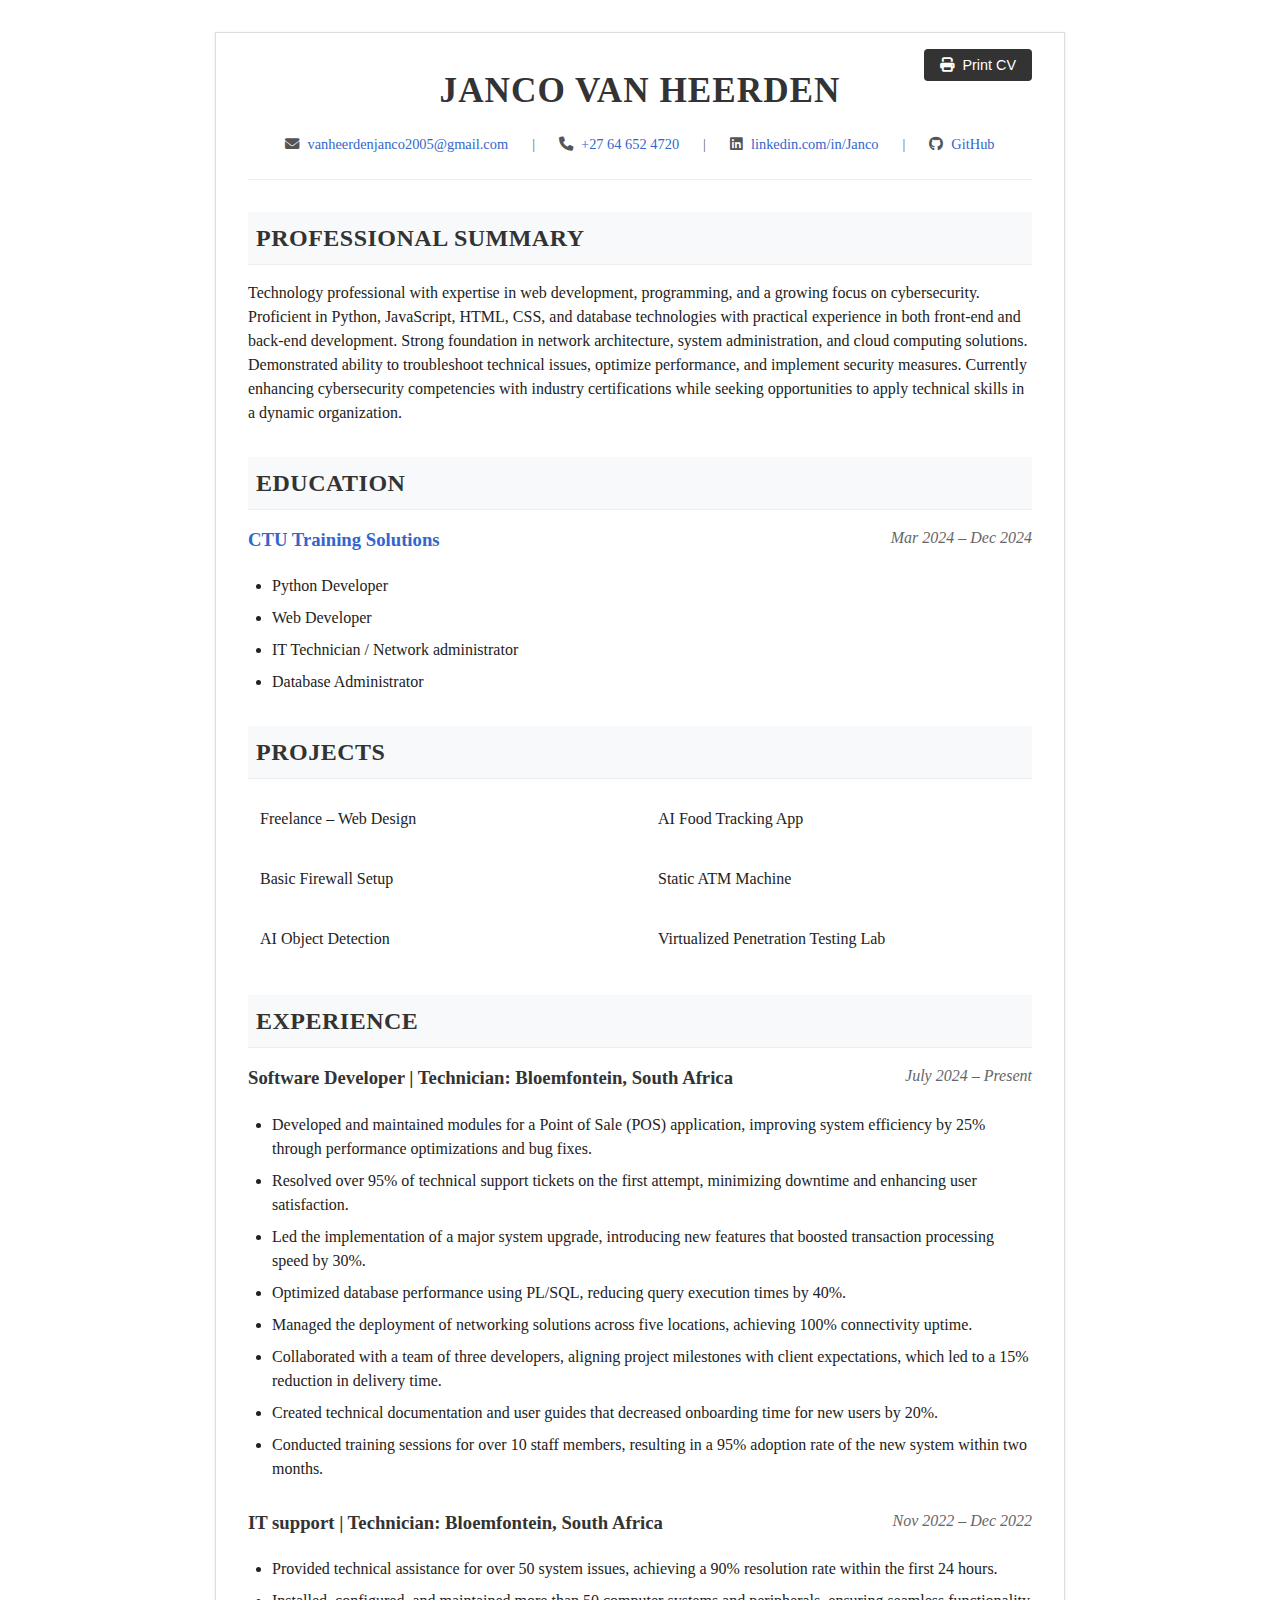
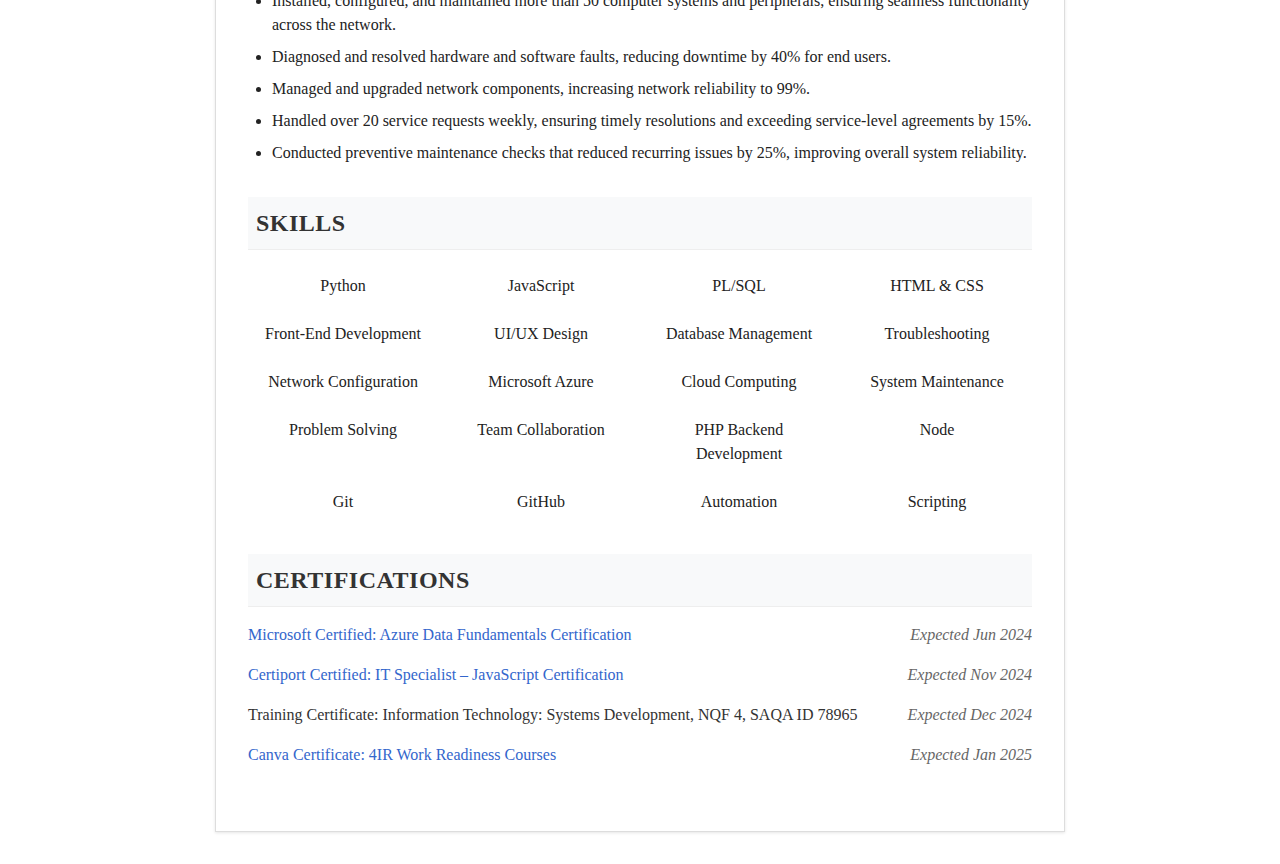
<file: index.html>
<!DOCTYPE html>
<html lang="en">
<head>
    <meta charset="UTF-8">
    <meta name="viewport" content="width=device-width, initial-scale=1.0">
    <title>Janco van Heerden - Curriculum Vitae</title>
    <link rel="stylesheet" href="styles.css">
    <link rel="stylesheet" href="https://cdnjs.cloudflare.com/ajax/libs/font-awesome/6.4.0/css/all.min.css">
    <script>
        function printCV() {
            window.print();
        }
    </script>
</head>
<body>
    <div class="container">
        <div class="print-button">
            <button onclick="printCV()"><i class="fas fa-print"></i> Print CV</button>
        </div>
        <header>
            <div class="profile">
                <h1>Janco van Heerden</h1>
                <div class="contact-info">
                    <p><i class="fas fa-envelope"></i> <a href="mailto:vanheerdenjanco2005@gmail.com">vanheerdenjanco2005@gmail.com</a></p>
                    <span class="separator">|</span>
                    <p><i class="fas fa-phone"></i> <a href="tel:+27646524720">+27 64 652 4720</a></p>
                    <span class="separator">|</span>
                    <p><i class="fab fa-linkedin"></i> <a href="https://www.linkedin.com/in/janco-van-heerden/" target="_blank">linkedin.com/in/Janco</a></p>
                    <span class="separator">|</span>
                    <p><i class="fab fa-github"></i> <a href="https://github.com/Voltexs" target="_blank">GitHub</a></p>
                </div>
            </div>
        </header>

        <section class="section">
            <h2>Professional Summary</h2>
            <p>
                Technology professional with expertise in web development, programming, and a growing focus on cybersecurity. 
                Proficient in Python, JavaScript, HTML, CSS, and database technologies with practical experience in both 
                front-end and back-end development. Strong foundation in network architecture, system administration, and 
                cloud computing solutions. Demonstrated ability to troubleshoot technical issues, optimize performance, and 
                implement security measures. Currently enhancing cybersecurity competencies with industry certifications 
                while seeking opportunities to apply technical skills in a dynamic organization.
            </p>
        </section>

        <section class="section">
            <h2>Education</h2>
            <div class="education-item">
                <div class="edu-header">
                    <h3><a href="https://ctutraining.ac.za/" target="_blank">CTU Training Solutions</a></h3>
                    <p class="date">Mar 2024 – Dec 2024</p>
                </div>
                <ul>
                    <li>Python Developer</li>
                    <li>Web Developer</li>
                    <li>IT Technician / Network administrator</li>
                    <li>Database Administrator</li>
                </ul>
            </div>
        </section>

        <section class="section">
            <h2>Projects</h2>
            <div class="projects-grid">
                <div class="project">Freelance – Web Design</div>
                <div class="project">AI Food Tracking App</div>
                <div class="project">Basic Firewall Setup</div>
                <div class="project">Static ATM Machine</div>
                <div class="project">AI Object Detection</div>
                <div class="project">Virtualized Penetration Testing Lab</div>
            </div>
        </section>

        <section class="section">
            <h2>Experience</h2>
            <div class="experience-item">
                <div class="exp-header">
                    <h3>Software Developer | Technician: Bloemfontein, South Africa</h3>
                    <p class="date">July 2024 – Present</p>
                </div>
                <ul>
                    <li>Developed and maintained modules for a Point of Sale (POS) application, improving system efficiency by 25% through performance optimizations and bug fixes.</li>
                    <li>Resolved over 95% of technical support tickets on the first attempt, minimizing downtime and enhancing user satisfaction.</li>
                    <li>Led the implementation of a major system upgrade, introducing new features that boosted transaction processing speed by 30%.</li>
                    <li>Optimized database performance using PL/SQL, reducing query execution times by 40%.</li>
                    <li>Managed the deployment of networking solutions across five locations, achieving 100% connectivity uptime.</li>
                    <li>Collaborated with a team of three developers, aligning project milestones with client expectations, which led to a 15% reduction in delivery time.</li>
                    <li>Created technical documentation and user guides that decreased onboarding time for new users by 20%.</li>
                    <li>Conducted training sessions for over 10 staff members, resulting in a 95% adoption rate of the new system within two months.</li>
                </ul>
            </div>

            <div class="experience-item">
                <div class="exp-header">
                    <h3>IT support | Technician: Bloemfontein, South Africa</h3>
                    <p class="date">Nov 2022 – Dec 2022</p>
                </div>
                <ul>
                    <li>Provided technical assistance for over 50 system issues, achieving a 90% resolution rate within the first 24 hours.</li>
                    <li>Installed, configured, and maintained more than 50 computer systems and peripherals, ensuring seamless functionality across the network.</li>
                    <li>Diagnosed and resolved hardware and software faults, reducing downtime by 40% for end users.</li>
                    <li>Managed and upgraded network components, increasing network reliability to 99%.</li>
                    <li>Handled over 20 service requests weekly, ensuring timely resolutions and exceeding service-level agreements by 15%.</li>
                    <li>Conducted preventive maintenance checks that reduced recurring issues by 25%, improving overall system reliability.</li>
                </ul>
            </div>
        </section>

        <section class="section">
            <h2>Skills</h2>
            <div class="skills-grid">
                <div class="skill">Python</div>
                <div class="skill">JavaScript</div>
                <div class="skill">PL/SQL</div>
                <div class="skill">HTML & CSS</div>
                <div class="skill">Front-End Development</div>
                <div class="skill">UI/UX Design</div>
                <div class="skill">Database Management</div>
                <div class="skill">Troubleshooting</div>
                <div class="skill">Network Configuration</div>
                <div class="skill">Microsoft Azure</div>
                <div class="skill">Cloud Computing</div>
                <div class="skill">System Maintenance</div>
                <div class="skill">Problem Solving</div>
                <div class="skill">Team Collaboration</div>
                <div class="skill">PHP Backend Development</div>
                <div class="skill">Node</div>
                <div class="skill">Git</div>
                <div class="skill">GitHub</div>
                <div class="skill">Automation</div>
                <div class="skill">Scripting</div>
            </div>
        </section>

        <section class="section">
            <h2>Certifications</h2>
            <div class="certification-item">
                <h3><a href="https://learn.microsoft.com/en-za/users/janco-8370/achievements/pscju3f4?ref=https%3A%2F%2Fwww.linkedin.com%2F" target="_blank">Microsoft Certified: Azure Data Fundamentals Certification</a></h3>
                <p class="date">Expected Jun 2024</p>
            </div>
            <div class="certification-item">
                <h3><a href="https://www.credly.com/badges/58a58f37-3027-47ef-a09f-b342efb87ae5/linked_in_profile" target="_blank">Certiport Certified: IT Specialist – JavaScript Certification</a></h3>
                <p class="date">Expected Nov 2024</p>
            </div>
            <div class="certification-item">
                <h3>Training Certificate: Information Technology: Systems Development, NQF 4, SAQA ID 78965</h3>
                <p class="date">Expected Dec 2024</p>
            </div>
            <div class="certification-item">
                <h3><a href="./4IR_Work_Readiness_Certificate.pdf" target="_blank">Canva Certificate: 4IR Work Readiness Courses</a></h3>
                <p class="date">Expected Jan 2025</p>
            </div>
        </section>
    </div>
</body>
</html>
</file>
<file: styles.css>
/* General Styles */
:root {
    --primary-color: #333333;
    --secondary-color: #555555;
    --accent-color: #777777;
    --text-color: #222222;
    --light-gray: #eeeeee;
    --dark-gray: #666666;
    --white: #ffffff;
    --link-color: #3366cc;
    --header-bg: #f8f9fa;
}

* {
    margin: 0;
    padding: 0;
    box-sizing: border-box;
}

body {
    font-family: 'Times New Roman', Times, serif;
    line-height: 1.5;
    color: var(--text-color);
    background-color: var(--white);
}

.container {
    max-width: 850px;
    margin: 2rem auto;
    padding: 2rem;
    background-color: var(--white);
    box-shadow: 0 1px 3px rgba(0, 0, 0, 0.1);
    border: 1px solid #ddd;
    position: relative;
}

h1, h2, h3 {
    color: var(--primary-color);
    margin-bottom: 0.75rem;
    font-weight: bold;
}

a {
    color: var(--link-color);
    text-decoration: none;
}

a:hover {
    text-decoration: underline;
}

ul {
    list-style-type: disc;
    margin-left: 1.5rem;
}

li {
    margin-bottom: 0.5rem;
}

/* Print Button */
.print-button {
    position: absolute;
    top: 1rem;
    right: 2rem;
    z-index: 100;
}

.print-button button {
    background-color: var(--primary-color);
    color: var(--white);
    border: none;
    padding: 0.5rem 1rem;
    border-radius: 4px;
    cursor: pointer;
    font-size: 0.9rem;
    display: flex;
    align-items: center;
    gap: 0.5rem;
    transition: background-color 0.3s;
}

.print-button button:hover {
    background-color: var(--secondary-color);
}

/* Header Styles */
header {
    border-bottom: 1px solid var(--light-gray);
    padding-bottom: 1.5rem;
    margin-bottom: 2rem;
}

.profile h1 {
    font-size: 2.2rem;
    color: var(--primary-color);
    text-align: center;
    text-transform: uppercase;
    letter-spacing: 1px;
}

.contact-info {
    display: flex;
    flex-wrap: wrap;
    justify-content: center;
    margin-top: 1rem;
    font-size: 0.9rem;
}

.contact-info p {
    margin: 0 1rem;
    display: flex;
    align-items: center;
}

.contact-info i {
    margin-right: 0.5rem;
    color: var(--secondary-color);
}

.contact-info a {
    color: var(--link-color);
}

.separator {
    color: var(--dark-gray);
    margin: 0 0.5rem;
    display: flex;
    align-items: center;
}

/* Section Styles */
.section {
    margin-bottom: 2rem;
}

.section h2 {
    font-size: 1.5rem;
    border-bottom: 1px solid var(--light-gray);
    padding: 0.5rem;
    margin-bottom: 1rem;
    text-transform: uppercase;
    letter-spacing: 0.5px;
    background-color: var(--header-bg);
}

/* Education Styles */
.education-item {
    margin-bottom: 1.5rem;
}

.edu-header {
    display: flex;
    justify-content: space-between;
    align-items: flex-start;
    margin-bottom: 0.5rem;
}

.date {
    color: var(--dark-gray);
    font-style: italic;
}

/* Projects Styles */
.projects-grid {
    display: grid;
    grid-template-columns: repeat(2, 1fr);
    gap: 0.75rem;
}

.project {
    background-color: var(--white);
    padding: 0.75rem;
    border: none;
    font-weight: normal;
}

/* Experience Styles */
.experience-item {
    margin-bottom: 1.75rem;
}

.exp-header {
    display: flex;
    justify-content: space-between;
    align-items: flex-start;
    margin-bottom: 0.5rem;
}

.experience-item ul {
    margin-left: 1.5rem;
}

.experience-item li {
    margin-bottom: 0.5rem;
}

/* Skills Styles */
.skills-grid {
    display: grid;
    grid-template-columns: repeat(4, 1fr);
    gap: 0.5rem;
}

.skill {
    background-color: var(--white);
    padding: 0.5rem;
    border: none;
    text-align: center;
}

/* Certification Styles */
.certification-item {
    margin-bottom: 1rem;
    display: flex;
    justify-content: space-between;
    align-items: flex-start;
}

.certification-item h3 {
    margin-bottom: 0;
    font-size: 1rem;
    font-weight: normal;
}

/* Footer Styles */
footer {
    margin-top: 2rem;
    padding-top: 1rem;
    border-top: 1px solid var(--light-gray);
    text-align: center;
    font-style: italic;
    color: var(--dark-gray);
}

/* Print Styles */
@media print {
    body {
        background-color: var(--white);
    }
    
    .container {
        margin: 0;
        padding: 1rem;
        box-shadow: none;
        border: none;
    }
    
    .print-button {
        display: none;
    }
    
    .section h2 {
        background-color: var(--white);
        border-bottom: 1px solid #000;
    }
}

/* Responsive Design - minimal changes for small screens only */
@media (max-width: 600px) {
    .container {
        padding: 1rem;
        margin: 0.5rem;
    }
    
    .contact-info {
        flex-direction: column;
        align-items: center;
    }
    
    .contact-info p {
        margin: 0.25rem 0;
    }
    
    .projects-grid, .skills-grid {
        grid-template-columns: 1fr;
    }
    
    .print-button {
        position: static;
        margin-bottom: 1rem;
        text-align: right;
    }
}
</file>
